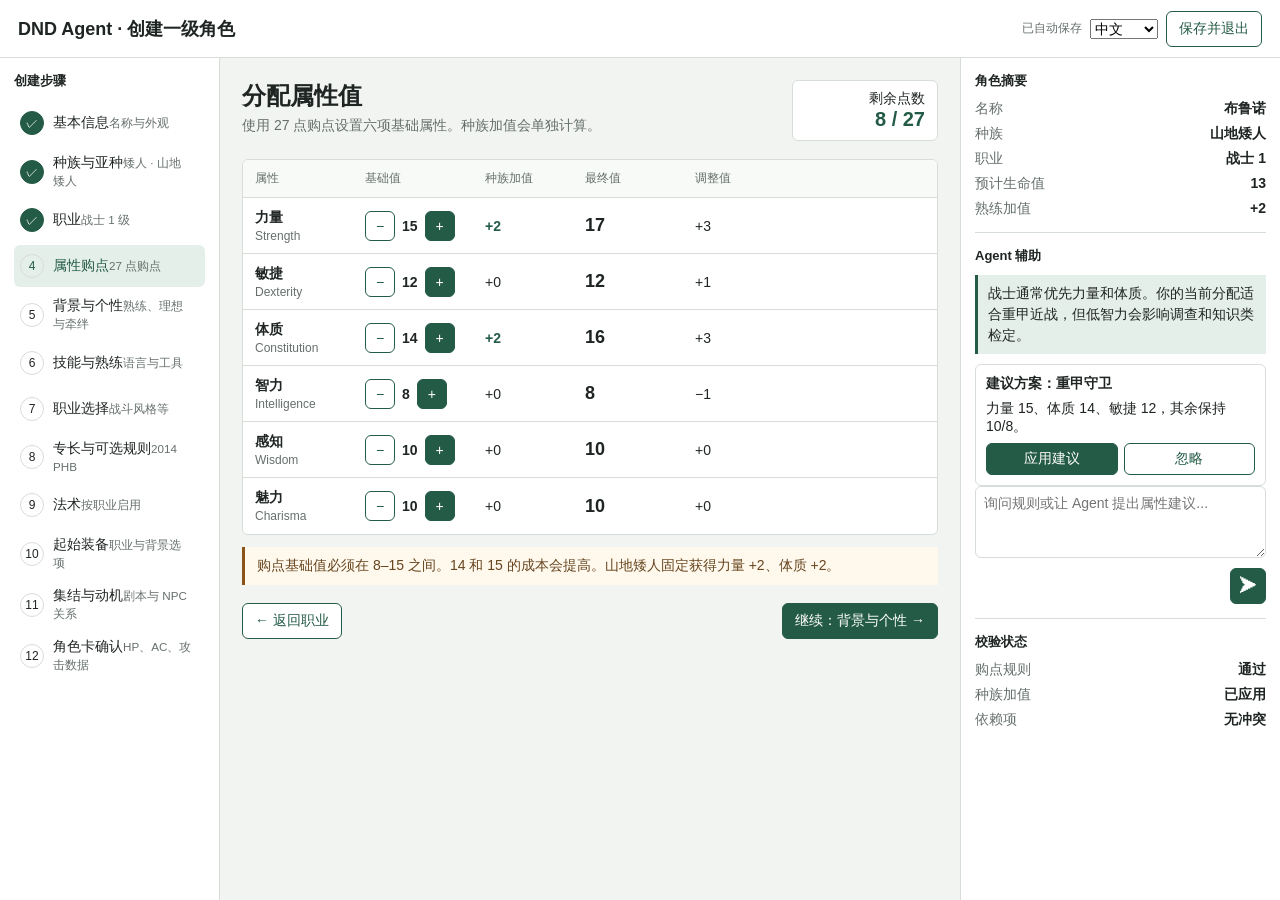
<file: docs/superpowers/prototypes/character-creation-wizard.html>
<!doctype html>
<html lang="zh-CN">
<head>
  <meta charset="utf-8">
  <meta name="viewport" content="width=device-width, initial-scale=1">
  <title>DND 角色创建向导原型</title>
  <style>
    :root {
      color-scheme: light;
      --ink: #1f2523;
      --muted: #66706b;
      --line: #d7ddd9;
      --surface: #ffffff;
      --canvas: #f2f4f1;
      --accent: #245b46;
      --accent-soft: #e5efe9;
      --warn: #8a5319;
      --danger: #a03932;
    }
    * { box-sizing: border-box; }
    body {
      margin: 0;
      background: var(--canvas);
      color: var(--ink);
      font-family: Inter, "Microsoft YaHei", sans-serif;
      font-size: 14px;
    }
    button, input, select, textarea { font: inherit; }
    button {
      min-height: 36px;
      border: 1px solid var(--accent);
      border-radius: 6px;
      background: var(--accent);
      color: #fff;
      padding: 7px 12px;
      cursor: pointer;
    }
    button.secondary {
      background: #fff;
      color: var(--accent);
    }
    button.icon {
      width: 36px;
      padding: 0;
      font-size: 18px;
    }
    .topbar {
      display: flex;
      align-items: center;
      justify-content: space-between;
      min-height: 58px;
      border-bottom: 1px solid var(--line);
      background: #fff;
      padding: 10px 18px;
    }
    .brand { font-size: 18px; font-weight: 750; }
    .top-actions { display: flex; align-items: center; gap: 8px; }
    .save-state { color: var(--muted); font-size: 12px; }
    .layout {
      display: grid;
      grid-template-columns: 220px minmax(420px, 1fr) 320px;
      min-height: calc(100vh - 58px);
    }
    .steps, .assistant {
      background: #fff;
      padding: 14px;
    }
    .steps { border-right: 1px solid var(--line); }
    .assistant { border-left: 1px solid var(--line); }
    .steps h2, .assistant h2, .content h1 { margin: 0; }
    .steps h2, .assistant h2 { font-size: 13px; }
    .step-list {
      display: grid;
      gap: 4px;
      margin-top: 12px;
    }
    .step {
      display: grid;
      grid-template-columns: 26px 1fr auto;
      align-items: center;
      gap: 7px;
      min-height: 42px;
      border: 0;
      border-radius: 6px;
      background: transparent;
      color: var(--ink);
      padding: 6px;
      text-align: left;
    }
    .step.active { background: var(--accent-soft); color: var(--accent); }
    .step-index {
      display: grid;
      place-items: center;
      width: 24px;
      height: 24px;
      border: 1px solid var(--line);
      border-radius: 50%;
      font-size: 12px;
    }
    .step.done .step-index { background: var(--accent); color: #fff; border-color: var(--accent); }
    .step small { color: var(--muted); }
    .content {
      min-width: 0;
      padding: 22px;
    }
    .content-head {
      display: flex;
      align-items: start;
      justify-content: space-between;
      gap: 20px;
      margin-bottom: 18px;
    }
    .content h1 { font-size: 24px; }
    .content-head p { margin: 5px 0 0; color: var(--muted); }
    .points {
      min-width: 146px;
      border: 1px solid var(--line);
      border-radius: 6px;
      background: #fff;
      padding: 9px 12px;
      text-align: right;
    }
    .points strong { display: block; color: var(--accent); font-size: 20px; }
    .ability-table {
      overflow: hidden;
      border: 1px solid var(--line);
      border-radius: 6px;
      background: #fff;
    }
    .ability-row {
      display: grid;
      grid-template-columns: 110px 120px 100px 110px 80px;
      align-items: center;
      min-height: 56px;
      border-bottom: 1px solid var(--line);
      padding: 8px 12px;
    }
    .ability-row:last-child { border-bottom: 0; }
    .ability-row.header {
      min-height: 38px;
      background: #f8faf8;
      color: var(--muted);
      font-size: 12px;
    }
    .ability-name strong { display: block; }
    .ability-name span { color: var(--muted); font-size: 12px; }
    .stepper { display: flex; align-items: center; gap: 7px; }
    .stepper button { width: 30px; min-height: 30px; padding: 0; }
    .bonus { color: var(--accent); font-weight: 700; }
    .final-score { font-size: 18px; font-weight: 750; }
    .rule-note {
      margin-top: 12px;
      border-left: 3px solid var(--warn);
      background: #fff9ed;
      padding: 10px 12px;
      color: #67451f;
    }
    .footer-actions {
      display: flex;
      justify-content: space-between;
      margin-top: 18px;
    }
    .assistant-section {
      border-bottom: 1px solid var(--line);
      padding-bottom: 14px;
      margin-bottom: 14px;
    }
    .assistant-section:last-child { border-bottom: 0; }
    .summary-grid { display: grid; gap: 7px; margin-top: 10px; }
    .summary-row {
      display: flex;
      justify-content: space-between;
      gap: 10px;
      color: var(--muted);
    }
    .summary-row strong { color: var(--ink); text-align: right; }
    .chat {
      display: grid;
      gap: 8px;
      max-height: 260px;
      overflow: auto;
      margin: 10px 0;
    }
    .bubble {
      border-left: 3px solid var(--accent);
      background: var(--accent-soft);
      padding: 8px 10px;
      line-height: 1.5;
    }
    .suggestion {
      display: grid;
      gap: 7px;
      border: 1px solid var(--line);
      border-radius: 6px;
      padding: 10px;
    }
    .suggestion-actions { display: flex; gap: 6px; }
    .suggestion-actions button { flex: 1; min-height: 32px; padding: 5px; }
    textarea {
      width: 100%;
      min-height: 72px;
      resize: vertical;
      border: 1px solid var(--line);
      border-radius: 6px;
      padding: 8px;
    }
    .send-row { display: flex; justify-content: end; margin-top: 7px; }
    @media (max-width: 1050px) {
      .layout { grid-template-columns: 190px minmax(400px, 1fr); }
      .assistant { grid-column: 1 / -1; border-left: 0; border-top: 1px solid var(--line); }
    }
    @media (max-width: 720px) {
      .layout { display: block; }
      .steps { border-right: 0; border-bottom: 1px solid var(--line); }
      .step-list { grid-template-columns: repeat(3, minmax(0, 1fr)); }
      .step { grid-template-columns: 24px 1fr; }
      .step small { display: none; }
      .content { padding: 14px; }
      .content-head { display: block; }
      .points { margin-top: 12px; text-align: left; }
      .ability-table { overflow-x: auto; }
      .ability-row { min-width: 560px; }
    }
  </style>
</head>
<body>
  <header class="topbar">
    <div class="brand">DND Agent · 创建一级角色</div>
    <div class="top-actions">
      <span class="save-state">已自动保存</span>
      <select aria-label="语言">
        <option>中文</option>
        <option>English</option>
      </select>
      <button class="secondary">保存并退出</button>
    </div>
  </header>

  <div class="layout">
    <aside class="steps">
      <h2>创建步骤</h2>
      <nav class="step-list">
        <button class="step done"><span class="step-index">✓</span><span>基本信息<small>名称与外观</small></span></button>
        <button class="step done"><span class="step-index">✓</span><span>种族与亚种<small>矮人 · 山地矮人</small></span></button>
        <button class="step done"><span class="step-index">✓</span><span>职业<small>战士 1 级</small></span></button>
        <button class="step active"><span class="step-index">4</span><span>属性购点<small>27 点购点</small></span></button>
        <button class="step"><span class="step-index">5</span><span>背景与个性<small>熟练、理想与牵绊</small></span></button>
        <button class="step"><span class="step-index">6</span><span>技能与熟练<small>语言与工具</small></span></button>
        <button class="step"><span class="step-index">7</span><span>职业选择<small>战斗风格等</small></span></button>
        <button class="step"><span class="step-index">8</span><span>专长与可选规则<small>2014 PHB</small></span></button>
        <button class="step"><span class="step-index">9</span><span>法术<small>按职业启用</small></span></button>
        <button class="step"><span class="step-index">10</span><span>起始装备<small>职业与背景选项</small></span></button>
        <button class="step"><span class="step-index">11</span><span>集结与动机<small>剧本与 NPC 关系</small></span></button>
        <button class="step"><span class="step-index">12</span><span>角色卡确认<small>HP、AC、攻击数据</small></span></button>
      </nav>
    </aside>

    <main class="content">
      <div class="content-head">
        <div>
          <h1>分配属性值</h1>
          <p>使用 27 点购点设置六项基础属性。种族加值会单独计算。</p>
        </div>
        <div class="points"><span>剩余点数</span><strong id="points">8 / 27</strong></div>
      </div>

      <section class="ability-table">
        <div class="ability-row header">
          <span>属性</span><span>基础值</span><span>种族加值</span><span>最终值</span><span>调整值</span>
        </div>
        <div class="ability-row">
          <span class="ability-name"><strong>力量</strong><span>Strength</span></span>
          <span class="stepper"><button class="secondary">−</button><strong>15</strong><button>+</button></span>
          <span class="bonus">+2</span><span class="final-score">17</span><span>+3</span>
        </div>
        <div class="ability-row">
          <span class="ability-name"><strong>敏捷</strong><span>Dexterity</span></span>
          <span class="stepper"><button class="secondary">−</button><strong>12</strong><button>+</button></span>
          <span>+0</span><span class="final-score">12</span><span>+1</span>
        </div>
        <div class="ability-row">
          <span class="ability-name"><strong>体质</strong><span>Constitution</span></span>
          <span class="stepper"><button class="secondary">−</button><strong>14</strong><button>+</button></span>
          <span class="bonus">+2</span><span class="final-score">16</span><span>+3</span>
        </div>
        <div class="ability-row">
          <span class="ability-name"><strong>智力</strong><span>Intelligence</span></span>
          <span class="stepper"><button class="secondary">−</button><strong>8</strong><button>+</button></span>
          <span>+0</span><span class="final-score">8</span><span>−1</span>
        </div>
        <div class="ability-row">
          <span class="ability-name"><strong>感知</strong><span>Wisdom</span></span>
          <span class="stepper"><button class="secondary">−</button><strong>10</strong><button>+</button></span>
          <span>+0</span><span class="final-score">10</span><span>+0</span>
        </div>
        <div class="ability-row">
          <span class="ability-name"><strong>魅力</strong><span>Charisma</span></span>
          <span class="stepper"><button class="secondary">−</button><strong>10</strong><button>+</button></span>
          <span>+0</span><span class="final-score">10</span><span>+0</span>
        </div>
      </section>

      <div class="rule-note">
        购点基础值必须在 8–15 之间。14 和 15 的成本会提高。山地矮人固定获得力量 +2、体质 +2。
      </div>

      <div class="footer-actions">
        <button class="secondary">← 返回职业</button>
        <button>继续：背景与个性 →</button>
      </div>
    </main>

    <aside class="assistant">
      <section class="assistant-section">
        <h2>角色摘要</h2>
        <div class="summary-grid">
          <div class="summary-row"><span>名称</span><strong>布鲁诺</strong></div>
          <div class="summary-row"><span>种族</span><strong>山地矮人</strong></div>
          <div class="summary-row"><span>职业</span><strong>战士 1</strong></div>
          <div class="summary-row"><span>预计生命值</span><strong>13</strong></div>
          <div class="summary-row"><span>熟练加值</span><strong>+2</strong></div>
        </div>
      </section>

      <section class="assistant-section">
        <h2>Agent 辅助</h2>
        <div class="chat">
          <div class="bubble">战士通常优先力量和体质。你的当前分配适合重甲近战，但低智力会影响调查和知识类检定。</div>
        </div>
        <div class="suggestion">
          <strong>建议方案：重甲守卫</strong>
          <span>力量 15、体质 14、敏捷 12，其余保持 10/8。</span>
          <div class="suggestion-actions">
            <button>应用建议</button>
            <button class="secondary">忽略</button>
          </div>
        </div>
        <textarea placeholder="询问规则或让 Agent 提出属性建议..."></textarea>
        <div class="send-row"><button class="icon" title="发送">➤</button></div>
      </section>

      <section class="assistant-section">
        <h2>校验状态</h2>
        <div class="summary-grid">
          <div class="summary-row"><span>购点规则</span><strong>通过</strong></div>
          <div class="summary-row"><span>种族加值</span><strong>已应用</strong></div>
          <div class="summary-row"><span>依赖项</span><strong>无冲突</strong></div>
        </div>
      </section>
    </aside>
  </div>
</body>
</html>
</file>
